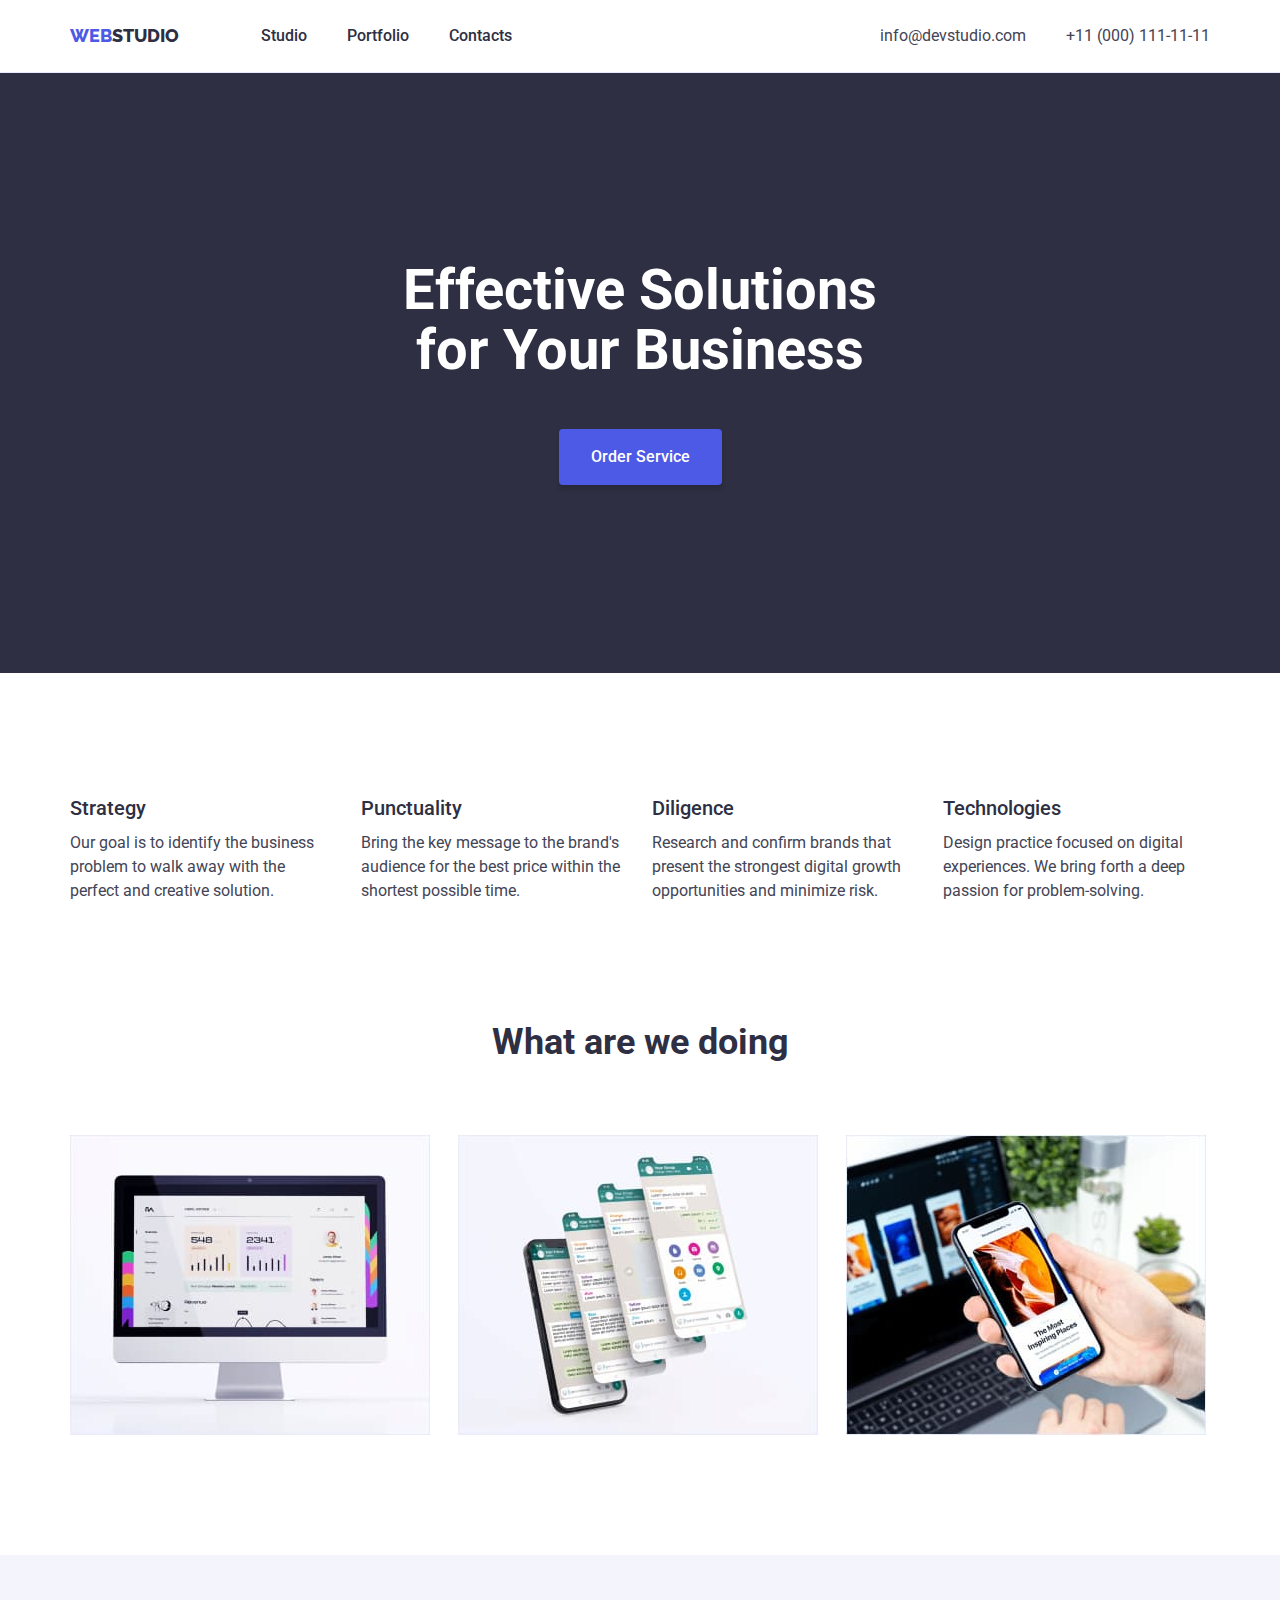
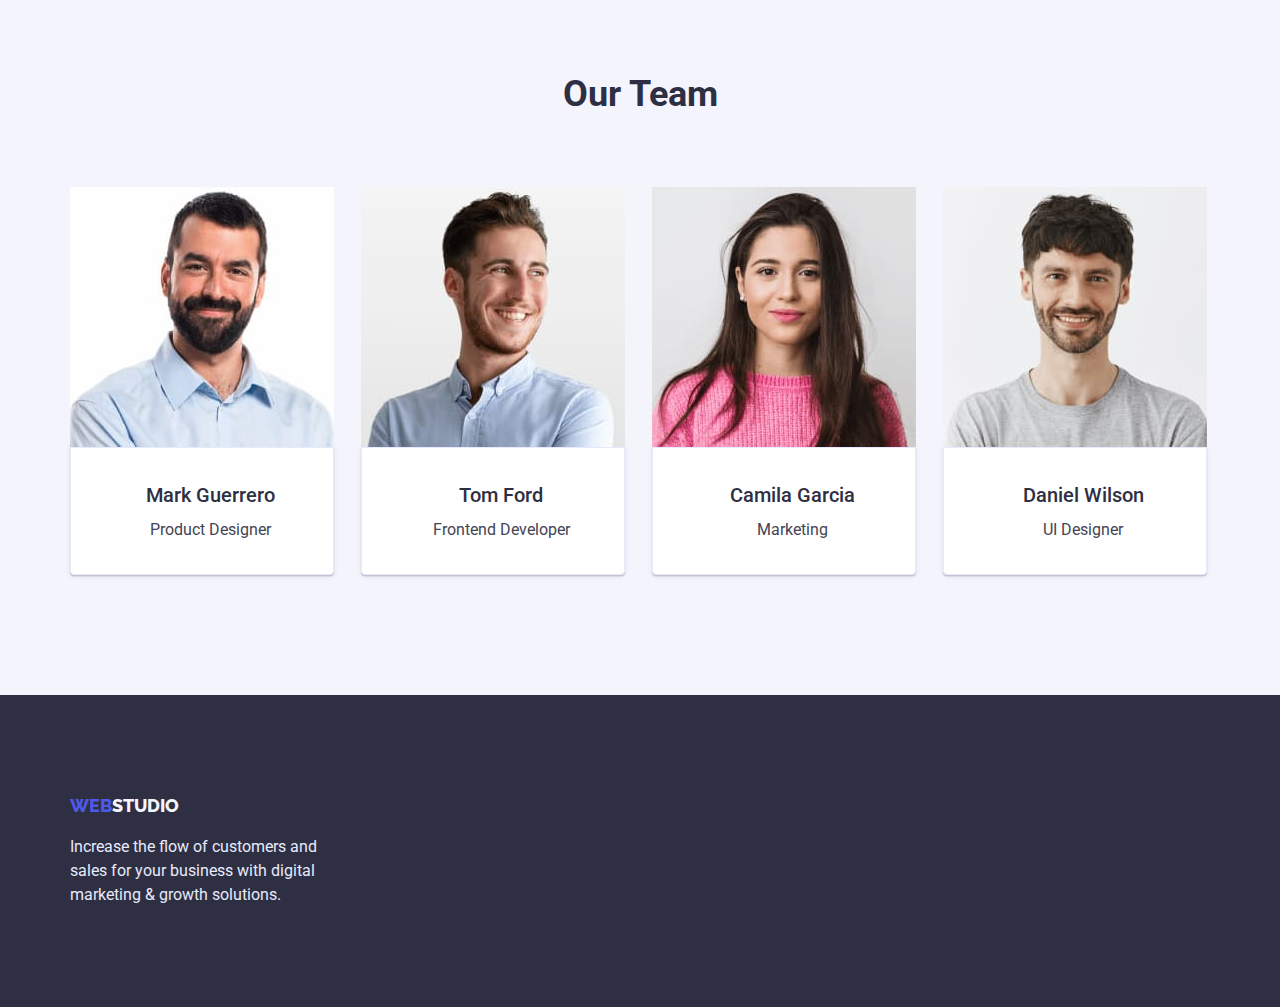
<file: index.html>
<!DOCTYPE html>
<html lang="en" class="page">
<head>
    <meta charset="UTF-8">
    <meta name="viewport" content="width=device-width, initial-scale=1.0">
    <title>WebStudio</title>

    <link rel="stylesheet" href="./css/modern-normalize.css">
    <link rel="stylesheet" href="./css/styles.css">

    <link rel="preconnect" href="https://fonts.googleapis.com">
    <link rel="preconnect" href="https://fonts.gstatic.com" crossorigin>
    <link href="https://fonts.googleapis.com/css2?family=Raleway:wght@800&family=Roboto:wght@400;500;700;900&display=swap" rel="stylesheet">
</head>

<body>
    <header class="page-header">
        <div class="container main-nav"> 
                <nav class="logo-nav">
                    <a href="./index.html" class="logo">
                        <span>Web</span>Studio
                    </a>
                    <ul class="site-nav list">
                        <li class="item"><a href="./index.html">Studio</a></li>
                        <li class="item"><a href="./portfolio.html">Portfolio</a></li>
                        <li class="item"><a href="">Contacts</a></li>
                    </ul>                   
                </nav>
        
                <address class="address">
                    <ul class="auth-nav list">
                        <li class="item"><a href="mailto:info@devstudio.com">info@devstudio.com</a></li>
                        <li class="item"><a href="tel:+110001111111">+11 (000) 111-11-11</a></li>
                    </ul>
                </address>
        </div>
    </header>

<main>
    <section class="hero">
        <div class="container">
        
        <h1 class="hero-title">Effective Solutions <br> for Your Business</h1>
        <button class="button  button-primary" type="button">Order Service</button> 
        
        </div>
    </section>
    
    <section class="section-principles">

        <div class="container">

            <ul class="feature-list list">
                <li class="item">
                    <div class="card-content">
                    <h3 class="title">Strategy</h3>
                    <p class="content">Our goal is to identify the business
                        problem to walk away with the perfect and creative solution. </p>
                    </div>
                </li>
                <li class="item">
                    <div class="card-content">
                    <h3 class="title">Punctuality</h3>
                    <p class="content">Bring the key message to the brand's audience for the best price within the shortest possible time.</p>
                    </div>
                </li>
                <li class="item">
                    <div class="card-content">
                    <h3 class="title">Diligence</h3>
                    <p class="content">Research and confirm brands that present the strongest digital growth opportunities and minimize risk.</p>
                    </div>
                </li>
                <li class="item">
                    <div class="card-content">
                    <h3 class="title">Technologies</h3>
                    <p class="content">Design practice focused on digital experiences. We bring forth a deep passion for problem-solving.</p>
                    </div>
                </li>
            </ul>  
        
        </div>
        
    </section> 

    <section class="section-wawd">   

        <div class="container">

        <h2 class="section-title">What are we doing</h2>
            <ul class="section-nav-wawd list">
                <li class="item">
                    <div class="card-thumb">
                    <img src="./images/rectangle.jpg" alt="comp" width="360" class="wawd-image">
                    </div>
                </li>
                <li class="item">
                    <div class="card-thumb">
                    <img src="./images/rectangleone.jpg" alt="app" width="360" class="wawd-image">
                    </div>
                </li>
                <li class="item">
                    <div class="card-thumb">
                    <img src="./images/rectangletwo.jpg" alt="phone" width="360" class="wawd-image">
                    </div>
                </li>
            
            </ul>

        </div>

    </section>

    <section class="section-team">

        <div class="container">
            <div class="our-team">

        <h2 class="section-title">Our Team</h2>

        <ul class="team list">
            <li class="item">
                <div class="team-card">
                <div class="card-team">
                <img src="./images/img.jpg" alt="Product Designer" width="264">
                </div>
                <div class="card-txt">
                <h3 class="title">Mark Guerrero</h3>
                <p class="content">Product Designer</p>
                </div>
                </div>
            </li>
            <li class="item">
                <div class="team-card">
                <div class="card-team">
                <img src="./images/imgone.jpg" alt="Frontend Developer" width="264">
                </div>
                <div class="card-txt">
                <h3 class="title">Tom Ford</h3>
                <p class="content">Frontend Developer</p>
                </div>
                </div>
            </li>
            <li class="item">
                <div class="team-card">
                <div class="card-team">
                <img src="./images/imgtwo.jpg" alt="Marketing" width="264">
                </div>
                <div class="card-txt">
                <h3 class="title">Camila Garcia</h3>
                <p class="content">Marketing</p>
                </div>
                </div>
            </li>
            <li class="item">
                <div class="team-card">
                <div class="card-team">
                <img src="./images/imgthree.jpg" alt="UI Designer" width="264">
                </div>
                <div class="card-txt">
                <h3 class="title">Daniel Wilson</h3>
                <p class="content">UI Designer</p>
                </div>
                </div>
            </li>
        </ul>
        </div>

        </div>

    </section>
</main>

    <footer class="footer">
        <div class="container">
            
            <a href="./index.html" class="logo-footer">
            <span>Web</span>Studio
            </a>
            <p class="description">Increase the flow of customers and sales for your business with digital marketing & growth solutions.</p>
        
        </div>
    </footer>
</body>
</html>
</file>
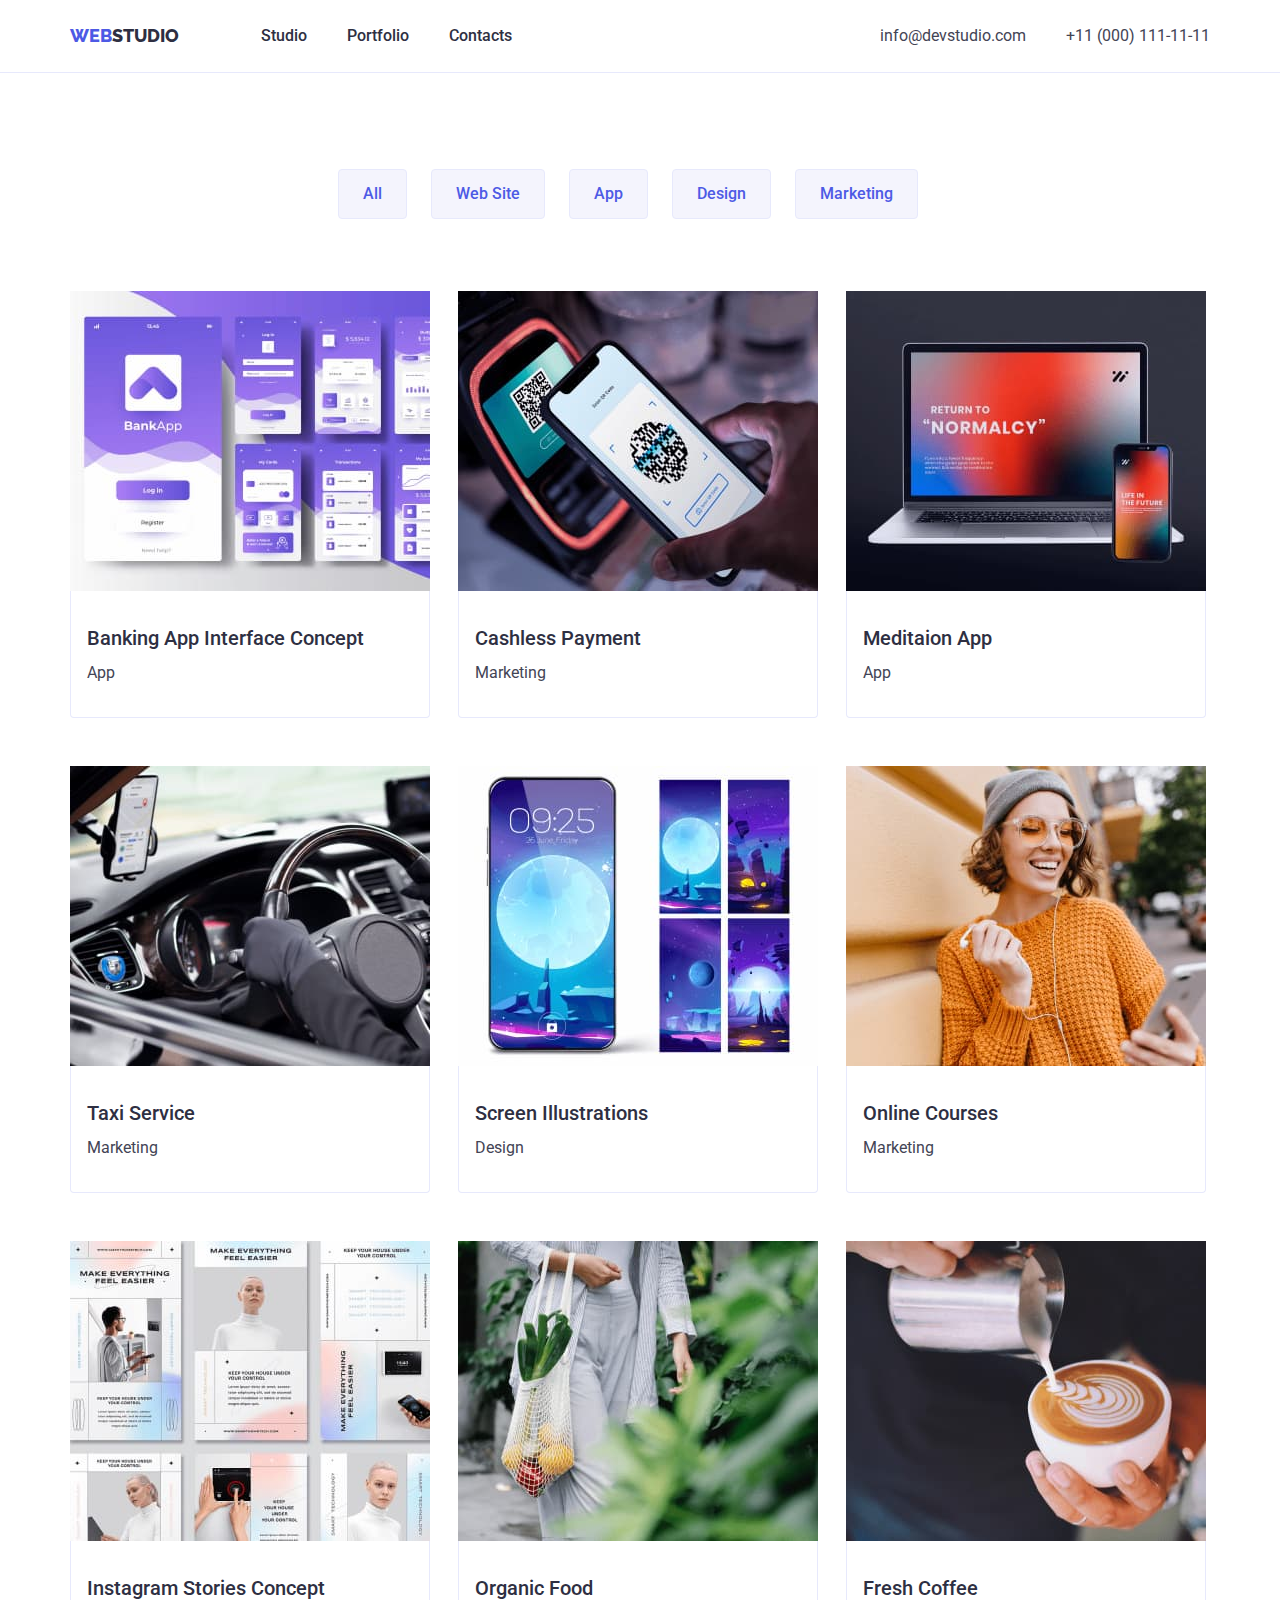
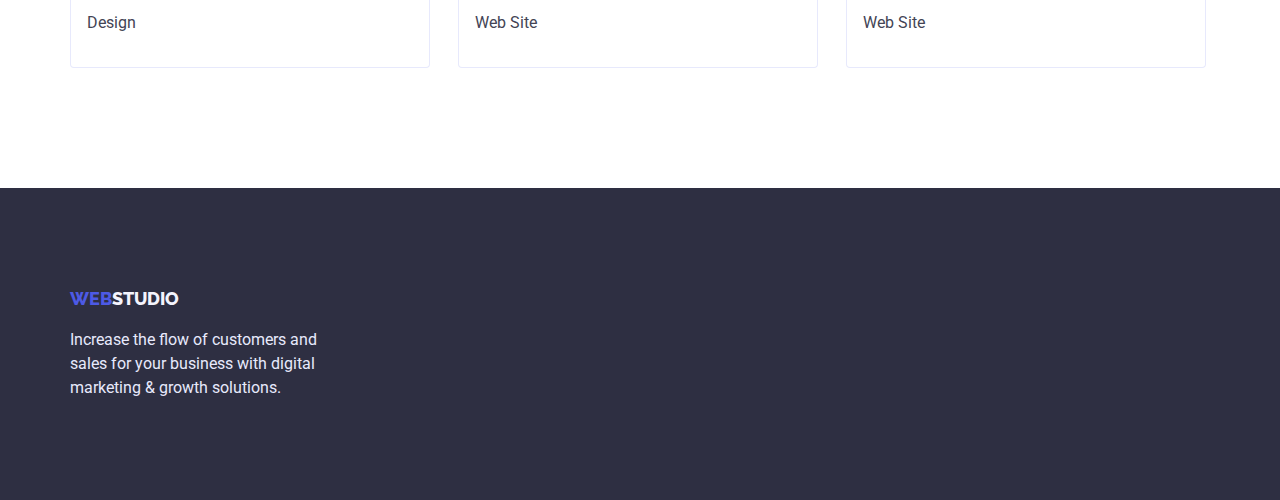
<file: portfolio.html>
<!DOCTYPE html>
<html lang="en" class="page">
<head>
    <meta charset="UTF-8">
    <meta http-equiv="X-UA-Compatible" content="IE=edge">
    <meta name="viewport" content="width=device-width, initial-scale=1.0">
    <title>Portfolio</title>

    <link rel="stylesheet" href="./css/modern-normalize.css">
    <link rel="stylesheet" href="./css/styles.css">

    <link rel="preconnect" href="https://fonts.googleapis.com">
    <link rel="preconnect" href="https://fonts.gstatic.com" crossorigin>
    <link href="https://fonts.googleapis.com/css2?family=Raleway:wght@800&family=Roboto:wght@400;500;700;900&display=swap" rel="stylesheet">
</head>

<body>
    <header class="page-header">
        <div class="container">
            
            <div class="main-nav">
                <nav class="logo-nav">
                    <a href="./index.html" class="logo">
                        <span>Web</span>Studio
                    </a>
                    <ul class="site-nav list">
                        <li class="item"><a href="./index.html">Studio</a></li>
                        <li class="item"><a href="./portfolio.html">Portfolio</a></li>
                        <li class="item"><a href="">Contacts</a></li>
                    </ul>                   
                </nav>
        
                <address class="address">
                    <ul class="auth-nav list">
                        <li class="item"><a href="mailto:info@devstudio.com">info@devstudio.com</a></li>
                        <li class="item"><a href="tel:+110001111111">+11 (000) 111-11-11</a></li>
                    </ul>
                </address>
            </div>

            </div>  
    </header>

    <main>

        <section class="section-portfolio">

            <div class="container">

                <ul class="button-nav list">
                    <li>
                        <button class="button button-secondary" type="button">All</button> 
                    </li>
                    <li>
                        <button class="button button-secondary" type="button">Web Site</button> 
                    </li>
                    <li>
                        <button class="button button-secondary" type="button">App</button> 
                    </li>
                    <li>
                        <button class="button button-secondary" type="button">Design</button> 
                    </li>
                    <li>
                        <button class="button button-secondary" type="button">Marketing</button> 
                    </li>
                </ul>

                <ul class="section-nav list">

                    <li class="item">
                        <article class="card">
                        <a href="" class="link">
                        <div class="card-thumb">
                            <img src="./images/oneimg.jpg" alt="Banking App" width="360"> 
                        </div>
                        <div class="card-text">
                            <h3 class="title">Banking App Interface Concept</h3>
                            <p class="content">App</p>
                        </div>
                        </a>
                        </article>     
                    </li>

                    <li class="item">
                        <article class="card">
                        <a href="" class="link">
                        <div class="card-thumb">
                            <img src="./images/twoimg.jpg" alt="Cashless Payment" width="360">
                        </div>
                        <div class="card-text">
                            <h3 class="title">Cashless Payment</h3>
                            <p class="content">Marketing</p>
                        </div>
                        </a>
                        </article>  
                    </li>

                    <li class="item">
                        <article class="card">
                        <a href="" class="link">
                        <div class="card-thumb">
                            <img src="./images/threeimg.jpg" alt="MeditaTion App" width="360">
                        </div>
                        <div class="card-text">
                            <h3 class="title">Meditaion App</h3>
                            <p class="content">App</p>
                        </div>
                        </a>
                        </article>
                    </li>
                    
                    <li class="item">
                        <article class="card">
                        <a href="" class="link">
                        <div class="card-thumb">
                            <img src="./images/fourimg.jpg" alt="Taxi Service" width="360">
                        </div>
                        <div class="card-text">
                            <h3 class="title">Taxi Service</h3>
                            <p class="content">Marketing</p>
                        </div>
                        </a>
                        </article>
                    </li>

                    <li class="item">
                        <article class="card">
                        <a href="" class="link">
                        <div class="card-thumb">
                            <img src="./images/fiveimg.jpg" alt="Screen Illustrations" width="360">
                        </div>
                        <div class="card-text">
                            <h3 class="title">Screen Illustrations</h3>
                            <p class="content">Design</p>
                        </div>
                        </a>
                        </article>
                    </li>

                    <li class="item">
                        <article class="card">
                        <a href="" class="link">
                        <div class="card-thumb">
                            <img src="./images/siximg.jpg" alt="Online Courses" width="360">
                        </div>
                        <div class="card-text">
                            <h3 class="title">Online Courses</h3>
                            <p class="content">Marketing</p>
                        </div>
                        </a>
                        </article>
                    </li>

                    <li class="item">
                        <article class="card">
                        <a href="" class="link">
                        <div class="card-thumb">
                            <img src="./images/sevenimg.jpg" alt="Instagram Stories Concept" width="360">
                        </div>
                        <div class="card-text">
                            <h3 class="title">Instagram Stories Concept</h3>
                            <p class="content">Design</p>
                        </div>
                        </a>
                        </article>
                    </li>

                    <li class="item">
                        <article class="card">
                        <a href="" class="link">
                        <div class="card-thumb">
                            <img src="./images/eightimg.jpg" alt="Organic Food" width="360">
                        </div>
                        <div class="card-text">
                            <h3 class="title">Organic Food</h3>
                            <p class="content">Web Site</p>
                        </div>
                        </a>
                        </article>
                    </li>

                    <li class="item">
                        <article class="card">
                        <a href="" class="link">
                        <div class="card-thumb">
                            <img src="./images/nineimg.jpg" alt="Fresh Coffee" width="360">
                        </div>
                        <div class="card-text">
                            <h3 class="title">Fresh Coffee</h3>
                            <p class="content">Web Site</p>
                        </div>
                        </a>
                        </article>
                    </li>
                </ul>

            </div>
          
        </section> 
      
    </main>

    <footer class="footer">
        <div class="container">
            
            <a href="./index.html" class="logo-footer">
            <span>Web</span>Studio
            </a>
            <p class="description">Increase the flow of customers and sales for your business with digital marketing & growth solutions.</p>
        
        </div>
    </footer>

</body>
</html>
</file>
<file: css/styles.css>
*,
*::before,
*::after {
  box-sizing: border-box;
}

:root {
    --main-textcolor: #2E2F42;
    --second-textcolor: #434455;
    --header-color: #FFFFFF;
    --footer-color: #E7E9FC;
    --logoweb-color: #4D5AE5; 
    --logostudio-color: #F4F4FD;
    --background-color: #fff;
    --nav-hoverfocus: #404BBF;
    --section-nav-gap: 24px;
}

.container {
    margin-left: auto;
    margin-right: auto;
    padding-left: 9px;
    padding-right: 9px;
    width: 1158px;
    /*outline: 2px solid tomato;*/ 
    
}

body {
    color: var(--second-textcolor);
    font-family: 'Roboto', sans-serif;
}


.page {
    background-color: #fff;
    font-size: 16px;
    line-height: 1.5;
    text-decoration: none;
   }

.logo {
    color: var(--main-textcolor);
    font-weight: 800;
    font-size: 18px;
    line-height: 0.75;
    font-family: 'Raleway';
    text-transform: uppercase;
    text-decoration: none;

    width: 115px;

    margin-right: 76px;

}

.footer {
    background: var(--main-textcolor);
    
    padding-top: 100px;
    padding-bottom: 100px;
}

.logo-footer {
    color: var(--logostudio-color);
    font-weight: 800;
    font-size: 18px;
    line-height: 0.75;
    font-family: 'Raleway';
    text-transform: uppercase;
    text-decoration: none;
}

.description {
    color: var(--footer-color);
    width: 264px;
    margin: 16px  0px 0px 0px;
}

span {
    color: var(--logoweb-color);
}

.list {
    margin: 0;
    padding: 0;
    list-style: none;
    text-decoration: none;
}

.main-nav {
    display: flex;
    align-items: center;
    justify-content: flex-start;
}

.page-header {
    background: #FFFFFF;
    border-bottom: 1px solid #E7E9FC;
}

.logo-nav  {
    display: flex;
    align-items: center;
    justify-content: flex-start;
}

.site-nav a {
    display: block;
    padding-top: var(--section-nav-gap);
    padding-bottom: var(--section-nav-gap);

    color: var(--main-textcolor);
    font-weight: 500;
    text-decoration: none;
}

.site-nav,
.auth-nav {
    display: flex;
}

.address {
    margin-left: auto;
}

.site-nav> .item,
.auth-nav> .item {
    margin-right: 40px;
}

.site-nav> .item:last-child,
.auth-nav> .item:last-child {
    margin-right: 0px;
}
.site-nav a:hover,
.site-nav a:focus {
    color: var(--nav-hoverfocus);
}

.auth-nav a{
    color: var(--second-textcolor);
    font-family: 'Roboto';
    font-style: normal;
    font-weight: 400;
    font-size: 16px;
    line-height: var(--section-nav-gap);
    text-decoration: none;
}

.auth-nav a:hover,
.auth-nav a:focus {
    color: var(--nav-hoverfocus);
}

.hero {
    background: var(--main-textcolor);
    /*outline: 2px solid tomato;*/
    padding: 188px 0px;
    text-align: center;
}

.hero-title {
    color: var(--background-color);
    font-weight: 700;
    font-size: 56px;
    line-height: 1.07;

    margin-top: 0;
    margin-bottom: 48px;
}

.section-principles {
    padding: 120px 0px;
}

.feature-list {
    display: flex;    
    margin-left: calc(-1 * var(--section-nav-gap));
}

.feature-list> .item {
    flex-basis: calc(100% / 4) ;
    margin-left: var(--section-nav-gap) ;
}

.section-wawd {

    padding-top: 0;
    padding-bottom: 120px;
    }

.team {
    display: flex;
    margin-left: calc(-1 * var(--section-nav-gap));
    }
    
.team> .item {
    flex-basis: calc(100% / 4 );
    margin-left: var(--section-nav-gap);
    
    }

.section-title {
    color: var(--main-textcolor);
    font-weight: 700;
    font-size: 36px;
    line-height: 1.11;
    text-align: center;
    margin: 0;
    margin-bottom: 72px;
}

.title {
    color: var(--main-textcolor);
    font-weight: 500;
    font-size: 20px;
    margin-top: 0;
    margin-bottom: 0;

    /*outline: 2px solid tomato;*/ 
   }

.content {
    font-family: 'Roboto', sans-serif;
    font-style: normal;
    font-weight: 400;
    font-size: 16px;
    line-height: var(--section-nav-gap);

    color: var(--second-textcolor);
    
    margin-top: 8px;
    margin-bottom: 0;

    /*outline: 2px solid tomato;*/
    }

.button-primary {
    cursor: pointer;
    color:var(--background-color);
    background: var(--logoweb-color);
    box-shadow: 0px 4px 4px rgba(0, 0, 0, 0.15);
    border-width: 0px;
    border-radius: 4px;
    font-family: 'Roboto';
    font-style: normal;
    font-weight: 500;
    font-size: 16px;
    line-height: 24px;

    padding: 16px 32px;
}

.button-primary:hover,
.button-primary:focus {
    background: var(--nav-hoverfocus);
}
.button-secondary:hover, 
.button-secondary:focus {
    background: var(--nav-hoverfocus);
    color: var(--header-color);
}

.button-secondary {
    cursor: pointer;
    color: var(--logoweb-color);
    background: var(--logostudio-color);
    border: 1px solid #E7E9FC;
    border-radius: 4px;
    font-family: 'Roboto';
    font-style: normal;
    font-weight: 500;
    font-size: 16px;
    line-height: 24px;

    padding: 12px 24px;
    margin-right: var(--section-nav-gap);
}

.section-team {
    background-color: var(--logostudio-color);
    padding-top: 120px;
    padding-bottom: 120px;
}

.link {
    text-decoration: none;
}

.section-nav-wawd {
    padding: 0;
    margin: 0;
    display: flex;
    flex-wrap: wrap;
    margin-left: calc(-1 * var(--section-nav-gap));
    margin-top: calc(-3 * var(--section-nav-gap)) ;
}

.section-nav-wawd> .item {
    flex-basis: calc(100% / 3 - var(--section-nav-gap));
    margin-left: var(--section-nav-gap);
    margin-top: calc(3 * var(--section-nav-gap) ) ;  
}

.section-portfolio {
    padding-top: 96px;
    padding-bottom: 120px;
}

.button-nav {
    display: flex;
    justify-content: center;
    margin-bottom: 72px;
}

.section-nav {
    margin: 0;
    display: flex;
    flex-wrap: wrap;
    margin-left: calc(-1 * var(--section-nav-gap));
    margin-top: calc(-2 * var(--section-nav-gap)) ;
}

.section-nav> .item {
    flex-basis: calc(100% / 3 - var(--section-nav-gap));
    margin-left: var(--section-nav-gap);
    margin-top: calc(2 * var(--section-nav-gap) ) ;
}

.img {
    max-width: 100%;
    height: auto;
}

.item * {
    /*outline: 2px solid tomato;*/ 
}

.card-thumb {
    display: block;
    width: 360px;
    height: 300px;
    margin-right: 0;

    /*outline: 2px solid tomato;*/
}

.card-text {
    padding-top: 32px;
    padding-bottom: 32px;
    padding-left: 16px;
    border-radius: 0px 0px 4px 4px;
    background: #FFFFFF;
    border-right:  1px solid #E7E9FC;
    border-bottom:  1px solid #E7E9FC;
    border-left:  1px solid #E7E9FC;

    width: 360px;
}

.card-txt {
    padding-top: 32px;
    padding-bottom: 32px;
    padding-left: 16px;
    
    background: #FFFFFF;
    border-radius: 0px 0px 4px 4px;
    border: 1px solid #E7E9FC;
    box-shadow: 0px 1px 6px rgba(46, 47, 66, 0.08), 0px 1px 1px rgba(46, 47, 66, 0.16), 0px 2px 1px rgba(46, 47, 66, 0.08);

    text-align: center;

    width: 264px;
}

.card-team {
    width: 264px;
    height: 260px;
    margin-right: 0;

    /*outline: 2px solid tomato;*/ 
}
</file>
